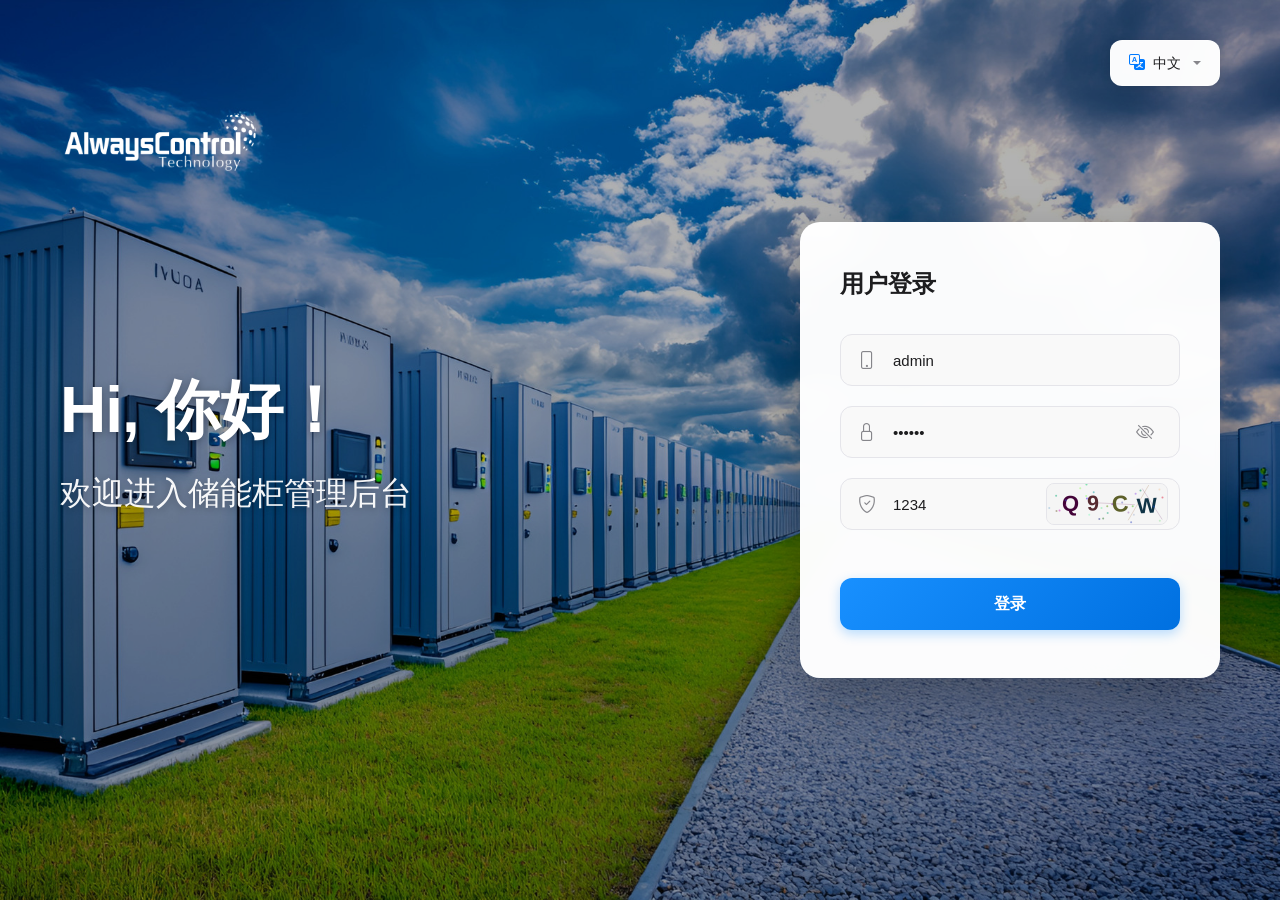
<file: index.html>
<!DOCTYPE html>
<html lang="zh-CN">
<head>
    <meta charset="UTF-8">
    <meta name="viewport" content="width=device-width, initial-scale=1.0">
    <title>储能柜管理系统 - 登录</title>
    <link rel="stylesheet" href="https://cdn.jsdelivr.net/npm/bootstrap@5.3.0/dist/css/bootstrap.min.css">
    <link rel="stylesheet" href="https://cdn.jsdelivr.net/npm/bootstrap-icons@1.11.0/font/bootstrap-icons.css">
    <style>
        * {
            margin: 0;
            padding: 0;
            box-sizing: border-box;
        }

        body {
            font-family: -apple-system, BlinkMacSystemFont, 'Segoe UI', Roboto, 'Helvetica Neue', Arial, sans-serif;
            min-height: 100vh;
            background-image: url('./images/封面.jpg');
            background-size: cover;
            background-position: center;
            background-repeat: no-repeat;
            display: flex;
            align-items: center;
            justify-content: flex-end;
            padding: 20px 60px;
            position: relative;
            overflow: hidden;
        }

        /* 深色遮罩层 */
        body::before {
            content: '';
            position: absolute;
            top: 0;
            left: 0;
            right: 0;
            bottom: 0;
            background: rgba(0, 0, 0, 0.3);
            z-index: 0;
        }

        /* Logo */
        .logo-container {
            position: absolute;
            top: 40px;
            left: 60px;
            z-index: 2;
        }

        .logo {
            width: 200px;
            height: 200px;
            background: transparent;
            border-radius: 16px;
            display: flex;
            align-items: center;
            justify-content: center;
            box-shadow: none;
            overflow: hidden;
        }

        .logo img {
            width: 100%;
            height: 100%;
            object-fit: contain;
            filter: brightness(0) invert(1);
        }

        /* 左侧欢迎文字 */
        .welcome-text {
            position: absolute;
            left: 60px;
            top: 50%;
            transform: translateY(-50%);
            color: white;
            z-index: 2;
            max-width: 600px;
        }

        .welcome-text h1 {
            font-size: 64px;
            font-weight: 700;
            margin-bottom: 20px;
            line-height: 1.2;
            letter-spacing: -1px;
            text-shadow: 0 2px 8px rgba(0, 0, 0, 0.3);
        }

        .welcome-text .subtitle-cn {
            font-size: 32px;
            font-weight: 500;
            margin-bottom: 12px;
            opacity: 0.95;
            text-shadow: 0 2px 8px rgba(0, 0, 0, 0.3);
        }

        .welcome-text .subtitle-en {
            font-size: 16px;
            font-weight: 400;
            opacity: 0.8;
            letter-spacing: 1px;
            text-shadow: 0 2px 8px rgba(0, 0, 0, 0.3);
        }

        /* 右侧登录卡片 */
        .login-card {
            width: 420px;
            background: rgba(255, 255, 255, 0.98);
            backdrop-filter: blur(10px);
            border-radius: 20px;
            padding: 48px 40px;
            box-shadow: 0 20px 60px rgba(0, 0, 0, 0.3);
            position: relative;
            z-index: 2;
            animation: slideInRight 0.6s cubic-bezier(0.4, 0, 0.2, 1);
        }

        @keyframes slideInRight {
            from {
                opacity: 0;
                transform: translateX(40px);
            }
            to {
                opacity: 1;
                transform: translateX(0);
            }
        }

        .login-card h2 {
            font-size: 24px;
            font-weight: 600;
            color: #1D1D1F;
            margin-bottom: 36px;
        }

        .input-group-custom {
            position: relative;
            margin-bottom: 20px;
        }

        .input-icon {
            position: absolute;
            left: 18px;
            top: 50%;
            transform: translateY(-50%);
            color: #86868B;
            font-size: 18px;
            z-index: 2;
        }

        .form-input {
            width: 100%;
            height: 52px;
            padding: 0 18px 0 52px;
            border: 1.5px solid #E5E5EA;
            border-radius: 12px;
            font-size: 15px;
            color: #1D1D1F;
            background: #F9F9F9;
            transition: all 0.3s;
        }

        .form-input:focus {
            outline: none;
            background: white;
            border-color: #1890FF;
            box-shadow: 0 0 0 3px rgba(24, 144, 255, 0.1);
        }

        .form-input::placeholder {
            color: #C7C7CC;
        }

        .password-toggle {
            position: absolute;
            right: 18px;
            top: 50%;
            transform: translateY(-50%);
            background: none;
            border: none;
            color: #86868B;
            cursor: pointer;
            font-size: 18px;
            padding: 8px;
            transition: color 0.2s;
        }

        .password-toggle:hover {
            color: #1D1D1F;
        }

        /* 验证码容器 */
        .captcha-container {
            position: absolute;
            right: 12px;
            top: 50%;
            transform: translateY(-50%);
            display: flex;
            align-items: center;
            gap: 8px;
        }

        #captchaCanvas {
            border-radius: 8px;
            background: #F5F5F5;
            cursor: pointer;
            border: 1px solid #E5E5EA;
            transition: all 0.2s;
        }

        #captchaCanvas:hover {
            border-color: #1890FF;
            box-shadow: 0 0 0 2px rgba(24, 144, 255, 0.1);
            transform: scale(1.02);
        }

        .forgot-password {
            text-align: right;
            margin-bottom: 28px;
        }

        .forgot-password a {
            color: #1890FF;
            text-decoration: none;
            font-size: 14px;
            transition: color 0.2s;
        }

        .forgot-password a:hover {
            color: #0070E0;
        }

        .btn-login {
            width: 100%;
            height: 52px;
            background: linear-gradient(135deg, #1890FF 0%, #0070E0 100%);
            border: none;
            border-radius: 12px;
            color: white;
            font-size: 16px;
            font-weight: 600;
            cursor: pointer;
            transition: all 0.3s;
            box-shadow: 0 4px 12px rgba(24, 144, 255, 0.3);
        }

        .btn-login:hover {
            transform: translateY(-2px);
            box-shadow: 0 6px 16px rgba(24, 144, 255, 0.4);
        }

        .btn-login:active {
            transform: translateY(0);
        }

        .btn-login:disabled {
            opacity: 0.6;
            cursor: not-allowed;
            transform: none !important;
        }

        .copyright {
            margin-top: 28px;
            text-align: center;
            font-size: 11px;
            color: #C7C7CC;
        }

        .alert-message {
            padding: 12px 16px;
            border-radius: 10px;
            margin-bottom: 20px;
            font-size: 14px;
            display: none;
        }

        .alert-message.show {
            display: block;
        }

        .alert-danger {
            background: rgba(255, 77, 79, 0.1);
            color: #FF4D4F;
            border: 1px solid rgba(255, 77, 79, 0.2);
        }

        .alert-success {
            background: rgba(82, 196, 26, 0.1);
            color: #52C41A;
            border: 1px solid rgba(82, 196, 26, 0.2);
        }

        /* 响应式 */
        @media (max-width: 1200px) {
            body {
                justify-content: center;
                padding: 20px;
            }

            .welcome-text {
                display: none;
            }

            .logo-container {
                left: 50%;
                transform: translateX(-50%);
                top: 30px;
            }

            .login-card {
                margin-top: 140px;
            }
        }

        @media (max-width: 576px) {
            .logo-container {
                top: 20px;
            }

            .logo {
                width: 120px;
                height: 120px;
            }

            .login-card {
                width: 100%;
                max-width: 380px;
                padding: 36px 28px;
                margin-top: 110px;
            }

            .login-card h2 {
                font-size: 22px;
            }
        }

        .spinner-border-sm {
            width: 1.2rem;
            height: 1.2rem;
            border-width: 0.15em;
        }

        /* 语言切换按钮 */
        .language-switcher {
            position: absolute;
            top: 40px;
            right: 60px;
            z-index: 3;
        }

        .language-switcher .btn {
            background: rgba(255, 255, 255, 0.98);
            backdrop-filter: blur(20px);
            -webkit-backdrop-filter: blur(20px);
            border: 1px solid rgba(255, 255, 255, 0.18);
            padding: 10px 18px;
            font-size: 14px;
            font-weight: 500;
            color: #1D1D1F;
            border-radius: 12px;
            transition: all 0.3s cubic-bezier(0.4, 0, 0.2, 1);
            box-shadow: 0 2px 12px rgba(0, 0, 0, 0.08),
                        0 1px 3px rgba(0, 0, 0, 0.06);
            display: flex;
            align-items: center;
            gap: 8px;
        }

        .language-switcher .btn i {
            font-size: 16px;
            color: #007AFF;
        }

        .language-switcher .btn:hover {
            background: rgba(255, 255, 255, 1);
            border-color: rgba(255, 255, 255, 0.3);
            transform: translateY(-2px);
            box-shadow: 0 8px 24px rgba(0, 0, 0, 0.12),
                        0 4px 8px rgba(0, 0, 0, 0.08);
        }

        .language-switcher .btn:active {
            transform: translateY(0);
            box-shadow: 0 2px 8px rgba(0, 0, 0, 0.1);
        }

        .language-switcher .btn::after {
            border-top-color: #86868B;
            transition: transform 0.2s;
        }

        .language-switcher .btn:hover::after {
            border-top-color: #1D1D1F;
        }

        .language-switcher .dropdown-menu {
            min-width: 140px;
            margin-top: 8px;
            padding: 6px;
            background: rgba(255, 255, 255, 0.98);
            backdrop-filter: blur(20px);
            -webkit-backdrop-filter: blur(20px);
            border: 1px solid rgba(255, 255, 255, 0.18);
            border-radius: 12px;
            box-shadow: 0 12px 40px rgba(0, 0, 0, 0.15),
                        0 4px 12px rgba(0, 0, 0, 0.1);
            animation: dropdownFade 0.2s ease;
        }

        @keyframes dropdownFade {
            from {
                opacity: 0;
                transform: translateY(-8px);
            }
            to {
                opacity: 1;
                transform: translateY(0);
            }
        }

        .language-switcher .dropdown-item {
            padding: 10px 14px;
            font-size: 14px;
            font-weight: 500;
            color: #1D1D1F;
            border-radius: 8px;
            transition: all 0.2s;
            display: flex;
            align-items: center;
            gap: 8px;
        }

        .language-switcher .dropdown-item:hover {
            background: rgba(0, 122, 255, 0.1);
            color: #007AFF;
        }

        .language-switcher .dropdown-item:active {
            background: rgba(0, 122, 255, 0.15);
            transform: scale(0.98);
        }

        @media (max-width: 1200px) {
            .language-switcher {
                top: 30px;
                right: 20px;
            }
        }

        @media (max-width: 576px) {
            .language-switcher {
                top: 20px;
                right: 15px;
            }

            .language-switcher .btn {
                padding: 8px 14px;
                font-size: 13px;
                border-radius: 10px;
            }

            .language-switcher .btn i {
                font-size: 15px;
            }

            .language-switcher .dropdown-menu {
                min-width: 120px;
            }

            .language-switcher .dropdown-item {
                padding: 8px 12px;
                font-size: 13px;
            }
        }
    </style>
</head>
<body>
    <!-- 语言切换按钮 -->
    <div class="language-switcher">
        <div class="dropdown">
            <button class="btn dropdown-toggle" type="button" id="languageDropdown" data-bs-toggle="dropdown">
                <i class="bi bi-translate"></i> <span id="currentLanguage">中文</span>
            </button>
            <ul class="dropdown-menu dropdown-menu-end">
                <li><a class="dropdown-item" href="#" data-lang="zh-CN">简体中文</a></li>
                <li><a class="dropdown-item" href="#" data-lang="en-US">English</a></li>
            </ul>
        </div>
    </div>

    <!-- Logo -->
    <div class="logo-container">
        <div class="logo">
            <img src="./images/logo.png" alt="Logo">
        </div>
    </div>

    <!-- 左侧欢迎文字 -->
    <div class="welcome-text">
        <h1>Hi, <span data-i18n="login.greeting">你好</span>！</h1>
        <div class="subtitle-cn" data-i18n="login.welcome">欢迎进入储能柜管理后台</div>
    </div>

    <!-- 右侧登录卡片 -->
    <div class="login-card">
        <h2 data-i18n="login.signIn">用户登录</h2>

        <div id="alertContainer"></div>

        <form id="loginForm">
            <div class="input-group-custom">
                <i class="bi bi-phone input-icon"></i>
                <input type="text"
                       class="form-input"
                       id="username"
                       data-i18n="login.username"
                       placeholder="13766477309"
                       value="admin"
                       required>
            </div>

            <div class="input-group-custom">
                <i class="bi bi-lock input-icon"></i>
                <input type="password"
                       class="form-input"
                       id="password"
                       data-i18n="login.password"
                       placeholder="********"
                       value="123456"
                       required>
                <button type="button" class="password-toggle" id="togglePassword">
                    <i class="bi bi-eye-slash"></i>
                </button>
            </div>

            <div class="input-group-custom">
                <i class="bi bi-shield-check input-icon"></i>
                <input type="text"
                       class="form-input"
                       id="captcha"
                       data-i18n="login.captcha"
                       placeholder="请输入验证码"
                       style="padding-right: 135px;"
                       value="1234"
                       required>
                <div class="captcha-container">
                    <canvas id="captchaCanvas" width="120" height="40" title="点击刷新验证码"></canvas>
                </div>
            </div>

            <button type="submit" class="btn-login" id="loginBtn" style="margin-top: 28px;" data-i18n="login.loginButton">
                登录
            </button>
        </form>
    </div>

    <script src="https://cdn.jsdelivr.net/npm/bootstrap@5.3.0/dist/js/bootstrap.bundle.min.js"></script>
    <script src="./js/i18n.js"></script>
    <script src="./js/auth.js"></script>
    <script>
        // 验证码相关
        let captchaCode = '';

        // 生成验证码
        function generateCaptcha() {
            const canvas = document.getElementById('captchaCanvas');
            const ctx = canvas.getContext('2d');

            // 清空画布
            ctx.clearRect(0, 0, canvas.width, canvas.height);

            // 生成随机验证码（4位数字+字母）
            const chars = 'ABCDEFGHJKLMNPQRSTUVWXYZ23456789';
            captchaCode = '';
            for (let i = 0; i < 4; i++) {
                captchaCode += chars.charAt(Math.floor(Math.random() * chars.length));
            }

            // 绘制背景
            ctx.fillStyle = '#F5F5F5';
            ctx.fillRect(0, 0, canvas.width, canvas.height);

            // 绘制干扰线
            for (let i = 0; i < 3; i++) {
                ctx.strokeStyle = `rgba(${Math.random() * 100 + 100}, ${Math.random() * 100 + 100}, ${Math.random() * 100 + 100}, 0.3)`;
                ctx.beginPath();
                ctx.moveTo(Math.random() * canvas.width, Math.random() * canvas.height);
                ctx.lineTo(Math.random() * canvas.width, Math.random() * canvas.height);
                ctx.stroke();
            }

            // 绘制验证码文字
            for (let i = 0; i < captchaCode.length; i++) {
                ctx.font = `bold ${20 + Math.random() * 8}px Arial`;
                ctx.fillStyle = `rgb(${Math.random() * 100}, ${Math.random() * 100}, ${Math.random() * 100})`;
                ctx.textBaseline = 'middle';

                const x = 15 + i * 25;
                const y = 20 + Math.random() * 5;
                const angle = (Math.random() - 0.5) * 0.3;

                ctx.save();
                ctx.translate(x, y);
                ctx.rotate(angle);
                ctx.fillText(captchaCode[i], 0, 0);
                ctx.restore();
            }

            // 绘制干扰点
            for (let i = 0; i < 30; i++) {
                ctx.fillStyle = `rgba(${Math.random() * 255}, ${Math.random() * 255}, ${Math.random() * 255}, 0.5)`;
                ctx.beginPath();
                ctx.arc(Math.random() * canvas.width, Math.random() * canvas.height, 1, 0, 2 * Math.PI);
                ctx.fill();
            }
        }

        // 初始化i18n
        document.addEventListener('DOMContentLoaded', async function() {
            // 强制设置为中文
            localStorage.setItem('language', 'zh-CN');
            await i18n.init();

            // 更新语言显示
            updateLanguageDisplay();

            // 生成初始验证码
            generateCaptcha();

            // 语言切换事件
            document.querySelectorAll('[data-lang]').forEach(item => {
                item.addEventListener('click', function(e) {
                    e.preventDefault();
                    const lang = this.getAttribute('data-lang');
                    i18n.setLanguage(lang);
                    updateLanguageDisplay();
                });
            });
        });

        // 更新语言显示
        function updateLanguageDisplay() {
            const currentLang = i18n.getCurrentLanguage();
            const langNames = {
                'zh-CN': '中文',
                'en-US': 'English'
            };
            document.getElementById('currentLanguage').textContent = langNames[currentLang];
        }

        // 点击验证码刷新
        document.getElementById('captchaCanvas').addEventListener('click', generateCaptcha);

        // 密码显示/隐藏
        document.getElementById('togglePassword').addEventListener('click', function() {
            const passwordInput = document.getElementById('password');
            const icon = this.querySelector('i');

            if (passwordInput.type === 'password') {
                passwordInput.type = 'text';
                icon.classList.remove('bi-eye-slash');
                icon.classList.add('bi-eye');
            } else {
                passwordInput.type = 'password';
                icon.classList.remove('bi-eye');
                icon.classList.add('bi-eye-slash');
            }
        });

        // 显示提示信息
        function showAlert(message, type = 'danger') {
            const alertContainer = document.getElementById('alertContainer');
            alertContainer.innerHTML = `
                <div class="alert-message alert-${type} show">
                    <i class="bi bi-${type === 'success' ? 'check-circle' : 'exclamation-circle'}-fill me-2"></i>
                    ${message}
                </div>
            `;

            setTimeout(() => {
                const alert = alertContainer.querySelector('.alert-message');
                if (alert) {
                    alert.classList.remove('show');
                    setTimeout(() => {
                        alertContainer.innerHTML = '';
                    }, 300);
                }
            }, 3000);
        }

        // 登录表单处理
        document.getElementById('loginForm').addEventListener('submit', function(e) {
            e.preventDefault();

            const username = document.getElementById('username').value.trim();
            const password = document.getElementById('password').value;
            const captcha = document.getElementById('captcha').value.trim();
            const loginBtn = document.getElementById('loginBtn');

            // 表单验证
            if (!username || !password) {
                showAlert(i18n.t('login.error.emptyFields'), 'danger');
                return;
            }

            // 验证码验证已禁用 - 仅用于展示
            // if (!captcha) {
            //     showAlert(i18n.t('login.error.emptyCaptcha'), 'danger');
            //     return;
            // }
            // if (captcha.toUpperCase() !== captchaCode.toUpperCase()) {
            //     showAlert(i18n.t('login.error.invalidCaptcha'), 'danger');
            //     document.getElementById('captcha').value = '';
            //     generateCaptcha();
            //     return;
            // }

            // 显示加载状态
            loginBtn.disabled = true;
            loginBtn.innerHTML = '<span class="spinner-border spinner-border-sm me-2"></span>' + i18n.t('login.loggingIn');

            // 模拟登录延迟
            setTimeout(() => {
                const result = Auth.login(username, password, false);

                if (result.success) {
                    showAlert(i18n.t('login.success'), 'success');
                    setTimeout(() => {
                        window.location.href = './dashboard.html';
                    }, 1000);
                } else {
                    showAlert(i18n.t('login.error.invalidCredentials'), 'danger');
                    loginBtn.disabled = false;
                    loginBtn.innerHTML = i18n.t('login.loginButton');
                    // 登录失败后刷新验证码
                    document.getElementById('captcha').value = '';
                    generateCaptcha();
                }
            }, 800);
        });

        // 回车提交
        document.getElementById('password').addEventListener('keypress', function(e) {
            if (e.key === 'Enter') {
                document.getElementById('loginForm').dispatchEvent(new Event('submit'));
            }
        });
    </script>
</body>
</html>
</file>
